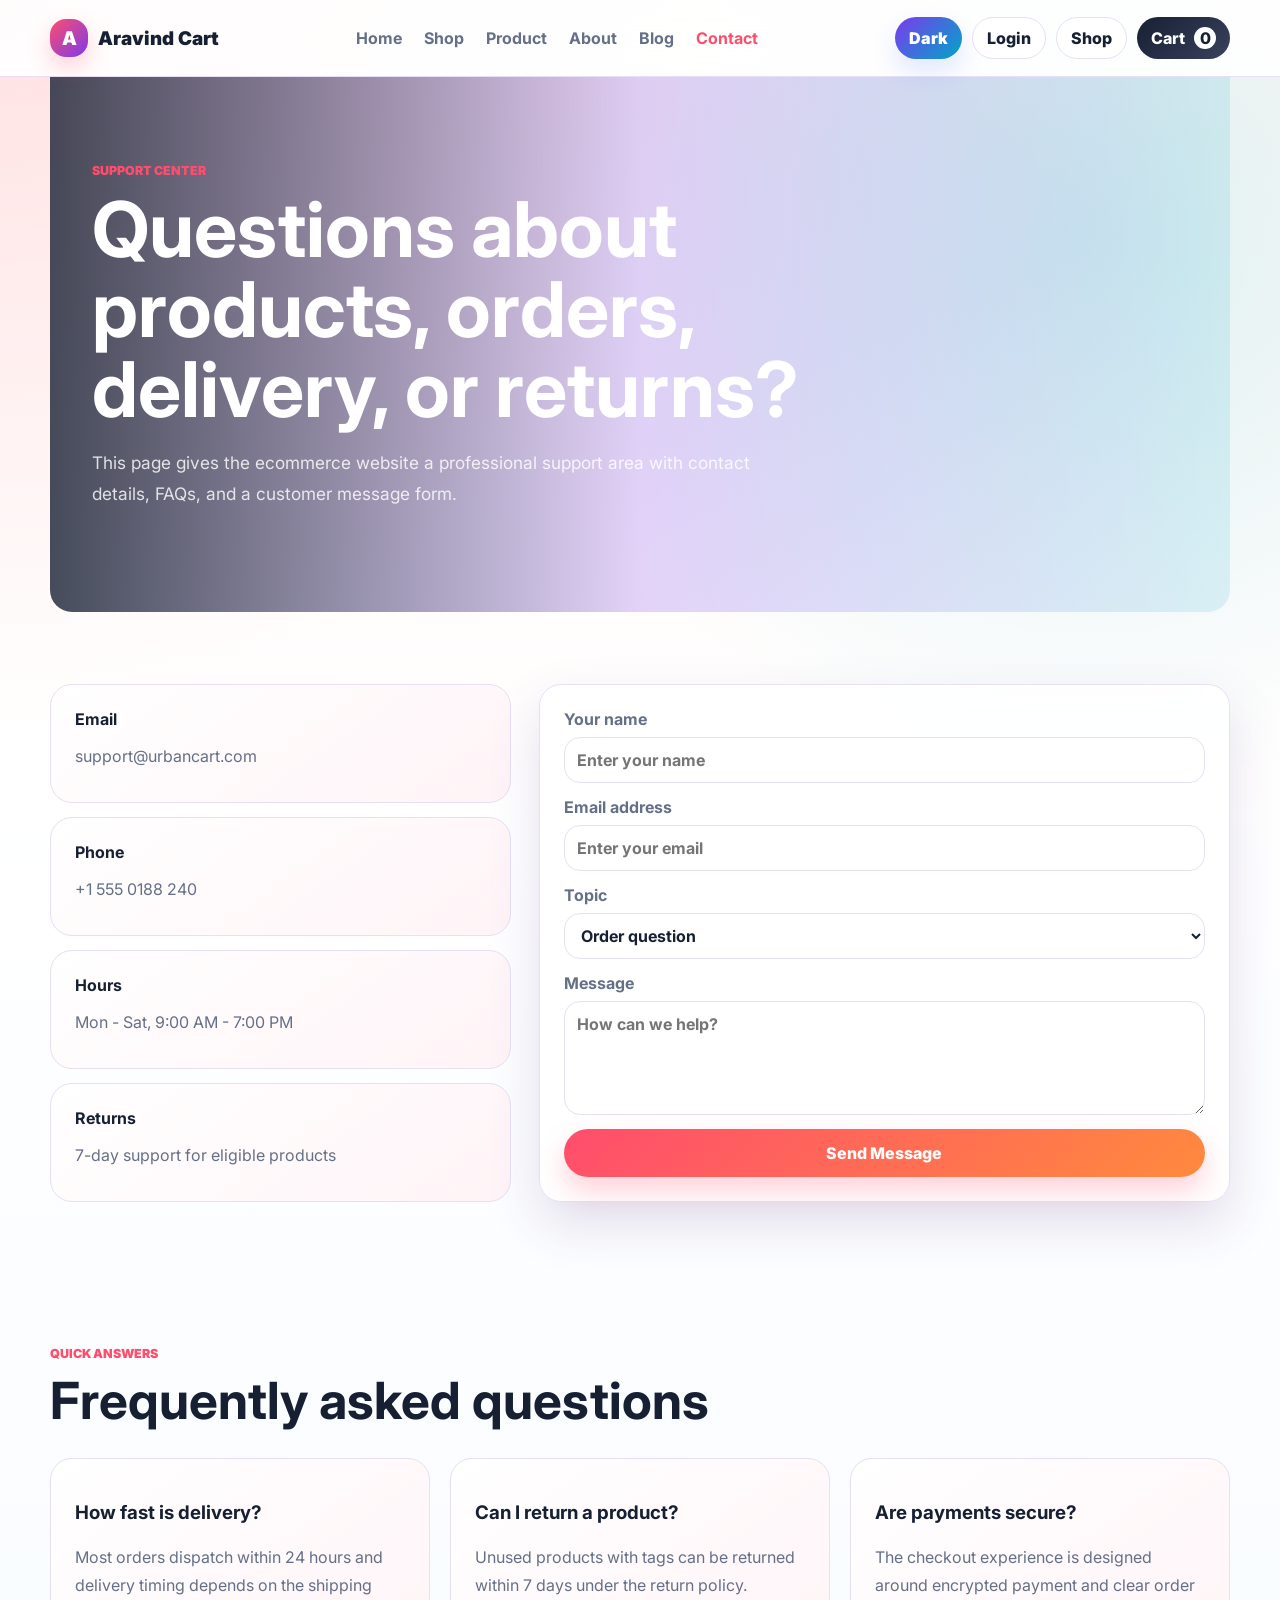
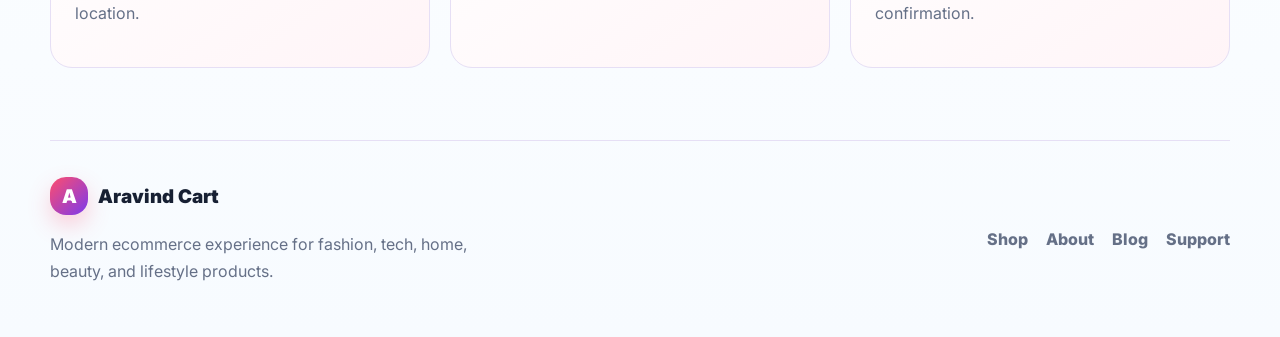
<file: contact.html>
<!DOCTYPE html>
<html lang="en">
<head>
  <meta charset="UTF-8">
  <meta name="viewport" content="width=device-width, initial-scale=1.0">
  <title>Contact | Aravind Cart</title>
  <link rel="preconnect" href="https://fonts.googleapis.com">
  <link rel="preconnect" href="https://fonts.gstatic.com" crossorigin>
  <link href="https://fonts.googleapis.com/css2?family=Inter:wght@400;500;600;700;800;900&display=swap" rel="stylesheet">
  <link rel="stylesheet" href="style.css">
</head>
<body>
  <header class="site-header">
    <nav class="navbar">
      <a class="brand" href="index.html"><span class="brand-mark">A</span><span>Aravind Cart</span></a>
      <button class="menu-toggle" aria-label="Open menu" aria-expanded="false"><span></span><span></span><span></span></button>
      <div class="nav-links"><a href="index.html">Home</a><a href="shop.html">Shop</a><a href="product.html">Product</a><a href="about.html">About</a><a href="blog.html">Blog</a><a href="contact.html" class="active">Contact</a></div>
      <div class="nav-actions"><button class="theme-toggle" type="button" aria-label="Switch to dark theme">Dark</button><a class="ghost-button small login-action" href="login.html">Login</a><a class="ghost-button small" href="shop.html">Shop</a><button class="cart-button">Cart <span id="cartCount">0</span></button></div>
    </nav>
  </header>

  <main>
    <section class="page-hero contact-hero">
      <p class="eyebrow">Support center</p>
      <h1>Questions about products, orders, delivery, or returns?</h1>
      <p class="lead">This page gives the ecommerce website a professional support area with contact details, FAQs, and a customer message form.</p>
    </section>

    <section class="section contact-layout">
      <div class="contact-cards">
        <article><strong>Email</strong><span>support@urbancart.com</span></article>
        <article><strong>Phone</strong><span>+1 555 0188 240</span></article>
        <article><strong>Hours</strong><span>Mon - Sat, 9:00 AM - 7:00 PM</span></article>
        <article><strong>Returns</strong><span>7-day support for eligible products</span></article>
      </div>

      <form class="contact-form">
        <label>Your name<input type="text" placeholder="Enter your name" required></label>
        <label>Email address<input type="email" placeholder="Enter your email" required></label>
        <label>Topic<select><option>Order question</option><option>Product information</option><option>Return or exchange</option><option>Partnership</option></select></label>
        <label>Message<textarea placeholder="How can we help?" rows="5" required></textarea></label>
        <button class="primary-button" type="submit">Send Message</button>
      </form>
    </section>

    <section class="section faq-section">
      <div class="section-heading"><p class="eyebrow">Quick answers</p><h2>Frequently asked questions</h2></div>
      <div class="details-grid">
        <article><h3>How fast is delivery?</h3><p>Most orders dispatch within 24 hours and delivery timing depends on the shipping location.</p></article>
        <article><h3>Can I return a product?</h3><p>Unused products with tags can be returned within 7 days under the return policy.</p></article>
        <article><h3>Are payments secure?</h3><p>The checkout experience is designed around encrypted payment and clear order confirmation.</p></article>
      </div>
    </section>
  </main>

  <footer class="footer"><div><a class="brand" href="index.html"><span class="brand-mark">A</span><span>Aravind Cart</span></a><p>Modern ecommerce experience for fashion, tech, home, beauty, and lifestyle products.</p></div><div class="footer-links"><a href="shop.html">Shop</a><a href="about.html">About</a><a href="blog.html">Blog</a><a href="contact.html">Support</a></div></footer>
  <script src="script.js"></script>
</body>
</html>
</file>
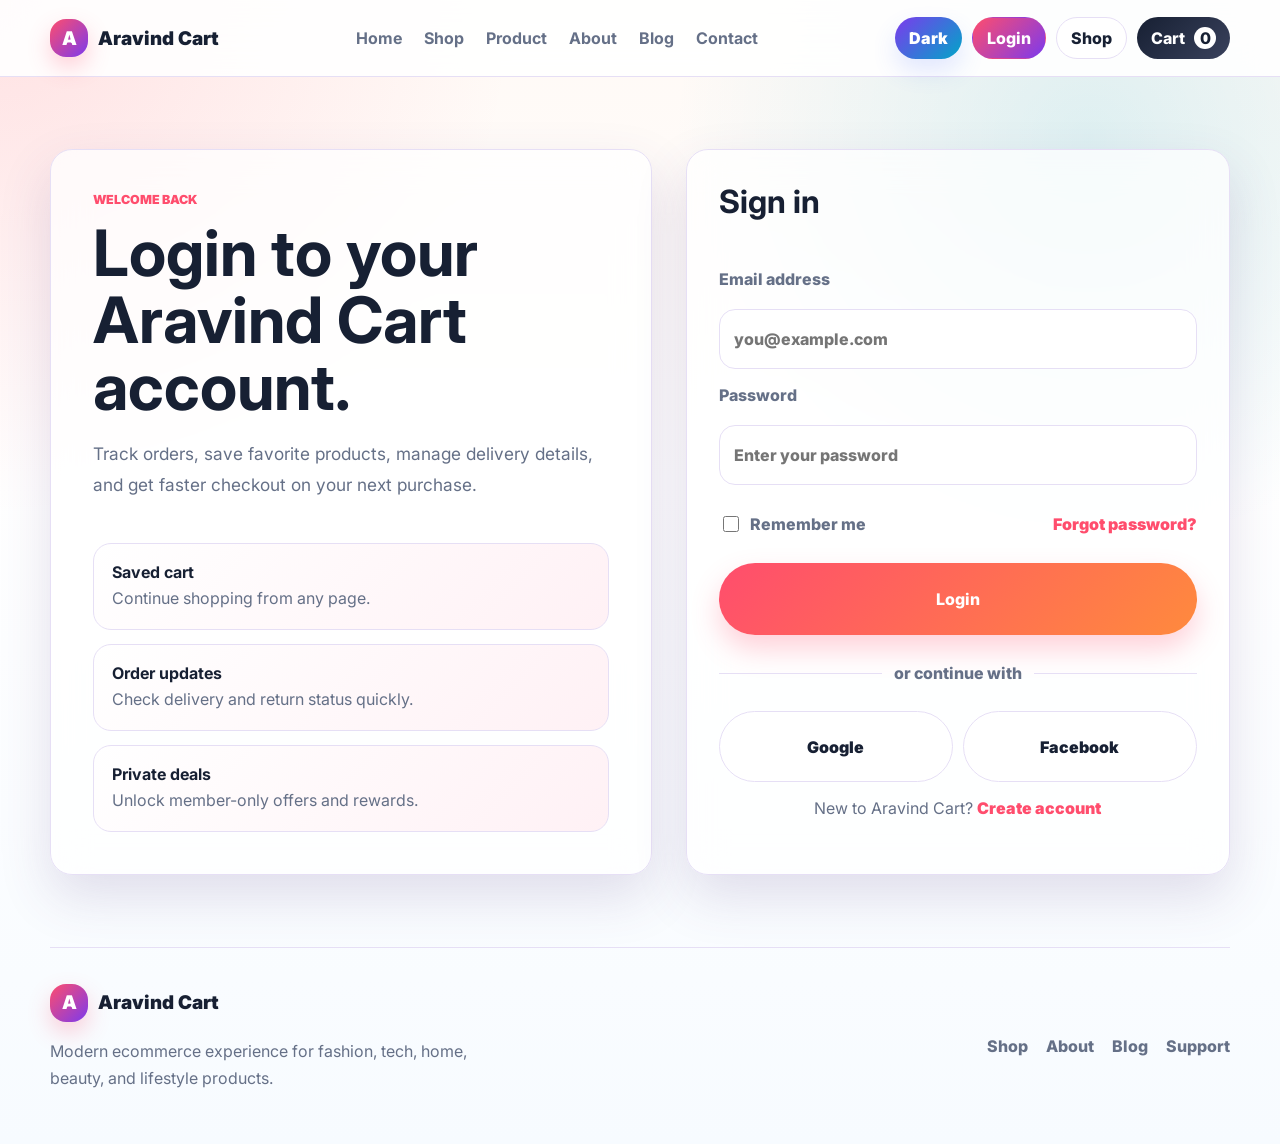
<file: login.html>
<!DOCTYPE html>
<html lang="en">
<head>
  <meta charset="UTF-8">
  <meta name="viewport" content="width=device-width, initial-scale=1.0">
  <title>Login | Aravind Cart</title>
  <link rel="preconnect" href="https://fonts.googleapis.com">
  <link rel="preconnect" href="https://fonts.gstatic.com" crossorigin>
  <link href="https://fonts.googleapis.com/css2?family=Inter:wght@400;500;600;700;800;900&display=swap" rel="stylesheet">
  <link rel="stylesheet" href="style.css">
</head>
<body>
  <header class="site-header">
    <nav class="navbar">
      <a class="brand" href="index.html"><span class="brand-mark">A</span><span>Aravind Cart</span></a>
      <button class="menu-toggle" aria-label="Open menu" aria-expanded="false"><span></span><span></span><span></span></button>
      <div class="nav-links"><a href="index.html">Home</a><a href="shop.html">Shop</a><a href="product.html">Product</a><a href="about.html">About</a><a href="blog.html">Blog</a><a href="contact.html">Contact</a></div>
      <div class="nav-actions"><button class="theme-toggle" type="button" aria-label="Switch to dark theme">Dark</button><a class="ghost-button small login-action active" href="login.html">Login</a><a class="ghost-button small" href="shop.html">Shop</a><button class="cart-button">Cart <span id="cartCount">0</span></button></div>
    </nav>
  </header>

  <main>
    <section class="login-section">
      <div class="login-panel">
        <div class="login-copy">
          <p class="eyebrow">Welcome back</p>
          <h1>Login to your Aravind Cart account.</h1>
          <p class="lead">Track orders, save favorite products, manage delivery details, and get faster checkout on your next purchase.</p>
          <div class="login-benefits">
            <div><strong>Saved cart</strong><span>Continue shopping from any page.</span></div>
            <div><strong>Order updates</strong><span>Check delivery and return status quickly.</span></div>
            <div><strong>Private deals</strong><span>Unlock member-only offers and rewards.</span></div>
          </div>
        </div>

        <form class="login-form">
          <h2>Sign in</h2>
          <label>Email address<input type="email" placeholder="you@example.com" required></label>
          <label>Password<input type="password" placeholder="Enter your password" required></label>
          <div class="form-row">
            <label class="check-label"><input type="checkbox"> Remember me</label>
            <a class="text-link" href="#">Forgot password?</a>
          </div>
          <button class="primary-button" type="submit">Login</button>
          <div class="divider"><span>or continue with</span></div>
          <div class="social-login">
            <button type="button">Google</button>
            <button type="button">Facebook</button>
          </div>
          <p class="signup-note">New to Aravind Cart? <a class="text-link" href="contact.html">Create account</a></p>
        </form>
      </div>
    </section>
  </main>

  <footer class="footer"><div><a class="brand" href="index.html"><span class="brand-mark">A</span><span>Aravind Cart</span></a><p>Modern ecommerce experience for fashion, tech, home, beauty, and lifestyle products.</p></div><div class="footer-links"><a href="shop.html">Shop</a><a href="about.html">About</a><a href="blog.html">Blog</a><a href="contact.html">Support</a></div></footer>
  <script src="script.js"></script>
</body>
</html>
</file>
<file: style.css>
:root {
  --ink: #172033;
  --muted: #657087;
  --line: #e6dff5;
  --paper: #ffffff;
  --soft: #fff7f2;
  --accent: #ff4d6d;
  --accent-dark: #d92d52;
  --green: #11a683;
  --gold: #f7b731;
  --blue: #4b6fff;
  --violet: #7c3aed;
  --cyan: #00a6c8;
  --shadow: 0 22px 52px rgba(90, 61, 130, 0.16);
  --glass: rgba(255, 255, 255, 0.72);
  --glass-strong: rgba(255, 255, 255, 0.86);
  --radius: 22px;
}

* { box-sizing: border-box; }
html { scroll-behavior: smooth; }
body {
  margin: 0;
  font-family: "Inter", Arial, sans-serif;
  color: var(--ink);
  background:
    radial-gradient(circle at top left, rgba(255, 77, 109, 0.14), transparent 30%),
    radial-gradient(circle at 85% 12%, rgba(0, 166, 200, 0.13), transparent 28%),
    linear-gradient(180deg, #fff9f5 0%, #ffffff 42%, #f7fbff 100%);
}

body.dark-theme {
  --ink: #f5f7fb;
  --muted: #b5bed0;
  --line: #30384f;
  --paper: #111827;
  --soft: #1b2435;
  --shadow: 0 22px 52px rgba(0, 0, 0, 0.32);
  --glass: rgba(24, 34, 53, 0.72);
  --glass-strong: rgba(24, 34, 53, 0.88);
  background:
    radial-gradient(circle at top left, rgba(255, 77, 109, 0.16), transparent 30%),
    radial-gradient(circle at 85% 12%, rgba(0, 166, 200, 0.16), transparent 28%),
    linear-gradient(180deg, #111827 0%, #172033 48%, #0f172a 100%);
}
img { display: block; width: 100%; }
a { color: inherit; text-decoration: none; }
button, input, select, textarea { font: inherit; }

.site-header {
  position: sticky;
  top: 0;
  z-index: 30;
  background: rgba(255, 255, 255, 0.9);
  border-bottom: 1px solid var(--line);
  backdrop-filter: blur(18px);
}
.navbar {
  width: min(1180px, calc(100% - 32px));
  min-height: 76px;
  margin: 0 auto;
  display: flex;
  align-items: center;
  justify-content: space-between;
  gap: 22px;
}
.brand {
  display: inline-flex;
  align-items: center;
  gap: 10px;
  font-weight: 900;
  font-size: 1.18rem;
}
.brand-mark {
  width: 38px;
  height: 38px;
  display: grid;
  place-items: center;
  border-radius: 16px;
  color: #fff;
  background: linear-gradient(135deg, var(--accent), var(--violet));
  box-shadow: 0 10px 22px rgba(255, 77, 109, 0.25);
}
.nav-links {
  display: flex;
  align-items: center;
  gap: 22px;
  color: var(--muted);
  font-weight: 700;
}
.nav-links a:hover, .nav-links .active { color: var(--accent); }
.nav-actions {
  display: flex;
  align-items: center;
  gap: 10px;
}
.menu-toggle, .cart-button, .add-cart, .theme-toggle {
  border: 0;
  cursor: pointer;
}
.menu-toggle {
  display: none;
  width: 42px;
  height: 42px;
  border-radius: 16px;
  background: var(--soft);
  padding: 10px;
}
.menu-toggle span {
  display: block;
  height: 2px;
  margin: 5px 0;
  background: var(--ink);
}
.cart-button {
  min-height: 42px;
  padding: 0 14px;
  border-radius: 999px;
  color: #fff;
  background: linear-gradient(135deg, var(--ink), #39415c);
  font-weight: 800;
}
.cart-button span {
  display: inline-grid;
  place-items: center;
  min-width: 22px;
  height: 22px;
  margin-left: 6px;
  border-radius: 999px;
  color: var(--ink);
  background: #fff;
}
.theme-toggle {
  min-height: 42px;
  padding: 0 14px;
  border-radius: 999px;
  color: #fff;
  background: linear-gradient(135deg, var(--violet), var(--cyan));
  font-weight: 900;
  box-shadow: 0 12px 24px rgba(75, 111, 255, 0.16);
}
.ghost-button, .primary-button, .secondary-button {
  min-height: 48px;
  display: inline-flex;
  align-items: center;
  justify-content: center;
  border-radius: 999px;
  padding: 0 20px;
  font-weight: 800;
  transition: transform 0.22s ease, box-shadow 0.22s ease, border-color 0.22s ease, background 0.22s ease;
}
.ghost-button {
  color: var(--ink);
  background: #fff;
  border: 1px solid var(--line);
}
.login-action.active,
.login-action:hover {
  color: #fff;
  background: linear-gradient(135deg, var(--accent), var(--violet));
  border-color: transparent;
}
body.dark-theme .site-header {
  background: rgba(17, 24, 39, 0.9);
}
body.dark-theme .nav-links {
  color: var(--muted);
}
body.dark-theme .ghost-button,
body.dark-theme .secondary-button,
body.dark-theme .filter-panel input,
body.dark-theme .filter-panel select,
body.dark-theme .shop-topbar select,
body.dark-theme .contact-form input,
body.dark-theme .contact-form select,
body.dark-theme .contact-form textarea,
body.dark-theme .login-form input {
  color: var(--ink);
  background: #182235;
}
.ghost-button.small { min-height: 42px; padding: 0 14px; }
.primary-button {
  color: #fff;
  background: linear-gradient(135deg, var(--accent), #ff8a3d);
  border: 1px solid var(--accent);
  box-shadow: 0 14px 28px rgba(255, 77, 109, 0.26);
}
.primary-button:hover {
  background: linear-gradient(135deg, var(--accent-dark), #ee6b24);
  transform: translateY(-3px);
  box-shadow: 0 18px 34px rgba(255, 77, 109, 0.34);
}
.secondary-button:hover,
.ghost-button:hover,
.theme-toggle:hover,
.cart-button:hover,
.add-cart:hover {
  transform: translateY(-3px);
  box-shadow: 0 16px 30px rgba(75, 111, 255, 0.18);
}
.primary-button.light {
  color: var(--ink);
  background: #fff;
  border-color: #fff;
  box-shadow: none;
}
.secondary-button {
  color: var(--ink);
  background: #fff;
  border: 1px solid #ffd0da;
  box-shadow: 0 10px 26px rgba(75, 111, 255, 0.08);
}
.wide-button { width: 100%; margin: 20px 0; border: 0; cursor: pointer; }

.hero, .section, .page-hero, .product-detail, .split-section, .footer {
  width: min(1180px, calc(100% - 32px));
  margin: 0 auto;
}
.hero {
  min-height: calc(100vh - 76px);
  padding: 64px 0 48px;
  display: grid;
  grid-template-columns: 1.02fr 0.98fr;
  align-items: center;
  gap: 54px;
}
.hero-copy-block {
  padding: 34px;
  border: 1px solid rgba(255, 255, 255, 0.58);
  border-radius: var(--radius);
  background: var(--glass);
  box-shadow: var(--shadow);
  backdrop-filter: blur(18px);
}
body.dark-theme .hero-copy-block {
  border-color: rgba(255, 255, 255, 0.1);
}
.eyebrow {
  margin: 0 0 12px;
  color: var(--accent);
  font-size: 0.78rem;
  font-weight: 900;
  letter-spacing: 0;
  text-transform: uppercase;
}
h1, h2, h3, p { overflow-wrap: anywhere; }
.hero h1, .page-hero h1 {
  margin: 0;
  max-width: 820px;
  font-size: clamp(2.5rem, 6vw, 5.2rem);
  line-height: 1.04;
  letter-spacing: 0;
}
.section-heading h2, .deal-band h2, .split-content h2, .product-summary h1 {
  margin: 0;
  font-size: clamp(2rem, 4vw, 3.45rem);
  line-height: 1.06;
  letter-spacing: 0;
}
.lead {
  max-width: 680px;
  color: var(--muted);
  font-size: 1.08rem;
  line-height: 1.8;
}
.hero-actions, .hero-stats {
  display: flex;
  align-items: center;
  flex-wrap: wrap;
  gap: 14px;
}
.hero-stats {
  margin-top: 34px;
  gap: 34px;
}
.hero-stats div { display: grid; gap: 4px; }
.hero-stats strong { font-size: 1.55rem; }
.hero-stats span { color: var(--muted); font-size: 0.92rem; }
.hero-media {
  position: relative;
  min-height: 540px;
}
.hero-media img {
  height: 540px;
  object-fit: cover;
  border-radius: var(--radius);
  box-shadow: var(--shadow);
}
.promo-card {
  position: absolute;
  right: -18px;
  bottom: 34px;
  width: 180px;
  min-height: 128px;
  display: grid;
  place-items: center;
  text-align: center;
  padding: 18px;
  border-radius: 20px;
  color: #fff;
  background: linear-gradient(145deg, #172033, #7c3aed);
  box-shadow: var(--shadow);
}
.promo-card span { color: rgba(255, 255, 255, 0.75); font-weight: 700; }
.promo-card strong { font-size: 1.6rem; }

.service-strip {
  width: min(1180px, calc(100% - 32px));
  margin: 10px auto 34px;
  padding: 22px;
  display: grid;
  grid-template-columns: repeat(4, 1fr);
  gap: 18px;
  border: 1px solid var(--line);
  border-radius: var(--radius);
  background: var(--glass-strong);
  box-shadow: 0 14px 36px rgba(75, 111, 255, 0.08);
  backdrop-filter: blur(18px);
}
body.dark-theme .service-strip,
body.dark-theme .product-card,
body.dark-theme .blog-card {
  background: #182235;
}
.service-strip div, .info-list div, .contact-cards article, .metric-grid div {
  display: grid;
  gap: 5px;
}
.service-strip span, .info-list span, .metric-grid span, .contact-cards span {
  color: var(--muted);
  line-height: 1.55;
}
.service-strip div {
  padding: 14px;
  border-radius: 16px;
  background: linear-gradient(135deg, #ffffff, #fff0f4);
}
body.dark-theme .service-strip div {
  background: linear-gradient(135deg, #202b41, #2a2344);
}

.section { padding: 72px 0; }
.section-heading { max-width: 700px; margin-bottom: 30px; }
.section-heading.wide {
  max-width: none;
  display: flex;
  align-items: end;
  justify-content: space-between;
  gap: 24px;
}
.section-heading.wide p:last-child {
  max-width: 500px;
  margin: 0;
  color: var(--muted);
  line-height: 1.7;
}
.text-link {
  color: var(--accent);
  font-weight: 900;
}

.category-grid, .product-grid, .review-grid, .details-grid, .metric-grid {
  display: grid;
  gap: 20px;
}
.category-grid { grid-template-columns: repeat(4, 1fr); }
.category-card {
  min-height: 230px;
  display: flex;
  flex-direction: column;
  justify-content: flex-end;
  gap: 8px;
  padding: 22px;
  border-radius: var(--radius);
  color: #fff;
  background-size: cover;
  background-position: center;
  position: relative;
  overflow: hidden;
  isolation: isolate;
}
.category-card::before {
  content: "";
  position: absolute;
  inset: 0;
  z-index: -1;
  background: linear-gradient(to top, rgba(23,32,51,0.78), rgba(124,58,237,0.12));
}
.category-card span { font-size: 1.25rem; font-weight: 900; }
.category-card strong { line-height: 1.5; }
.fashion { background-image: url("https://images.unsplash.com/photo-1483985988355-763728e1935b?auto=format&fit=crop&w=800&q=80"); }
.tech { background-image: url("https://images.unsplash.com/photo-1516321318423-f06f85e504b3?auto=format&fit=crop&w=800&q=80"); }
.home { background-image: url("https://images.unsplash.com/photo-1555041469-a586c61ea9bc?auto=format&fit=crop&w=800&q=80"); }
.beauty { background-image: url("https://images.unsplash.com/photo-1596462502278-27bfdc403348?auto=format&fit=crop&w=800&q=80"); }

.deal-band {
  width: min(1180px, calc(100% - 32px));
  margin: 28px auto;
  padding: 42px;
  display: grid;
  grid-template-columns: 1fr auto auto;
  align-items: center;
  gap: 28px;
  border-radius: var(--radius);
  color: #fff;
  background: linear-gradient(120deg, #172033, #7c3aed 48%, #00a6c8);
  box-shadow: 0 24px 54px rgba(124, 58, 237, 0.22);
}
.deal-band p:not(.eyebrow) {
  max-width: 620px;
  color: rgba(255,255,255,0.78);
  line-height: 1.7;
}
.timer { display: flex; gap: 10px; }
.timer span {
  width: 82px;
  height: 82px;
  display: grid;
  place-items: center;
  border-radius: 18px;
  background: rgba(255,255,255,0.13);
  color: #fff;
  font-size: 0.78rem;
  font-weight: 800;
}
.timer strong { display: block; font-size: 1.5rem; }

.product-grid { grid-template-columns: repeat(3, 1fr); }
.shop-grid { grid-template-columns: repeat(2, 1fr); }
.product-card {
  overflow: hidden;
  border: 1px solid var(--line);
  border-radius: var(--radius);
  background: linear-gradient(180deg, #ffffff, #fffafb);
  transition: transform 0.22s ease, box-shadow 0.22s ease, border-color 0.22s ease;
}
body.dark-theme .product-card {
  background: linear-gradient(180deg, #182235, #1f293f);
}
.product-card:hover {
  transform: translateY(-8px);
  box-shadow: var(--shadow);
  border-color: rgba(255, 77, 109, 0.34);
}
.product-card img {
  height: 260px;
  object-fit: cover;
}
.product-info { padding: 20px; }
.product-type {
  color: var(--violet);
  font-size: 0.78rem;
  font-weight: 900;
  text-transform: uppercase;
}
.product-info h3 { margin: 8px 0; font-size: 1.2rem; }
.product-info p {
  min-height: 52px;
  margin: 0 0 18px;
  color: var(--muted);
  line-height: 1.6;
}
.product-footer {
  display: flex;
  align-items: center;
  justify-content: space-between;
}
.product-footer strong { font-size: 1.35rem; }
.add-cart {
  min-width: 76px;
  min-height: 40px;
  border-radius: 999px;
  color: #fff;
  background: linear-gradient(135deg, var(--blue), var(--violet));
  font-weight: 900;
  transition: transform 0.22s ease, box-shadow 0.22s ease, background 0.22s ease;
}
.add-cart.added { background: linear-gradient(135deg, var(--green), #18c29c); }

.split-section {
  padding: 36px 0;
  display: grid;
  grid-template-columns: 0.95fr 1.05fr;
  gap: 48px;
  align-items: center;
}
.split-image img {
  height: 520px;
  object-fit: cover;
  border-radius: var(--radius);
}
.split-content p:not(.eyebrow), .review-card p, .details-grid p, .blog-card p {
  color: var(--muted);
  line-height: 1.75;
}
.info-list {
  margin-top: 24px;
  display: grid;
  gap: 14px;
}
.info-list div {
  padding: 18px;
  border: 1px solid var(--line);
  border-radius: 18px;
  background: linear-gradient(135deg, #ffffff, #f2fbff);
}
body.dark-theme .info-list div,
body.dark-theme .review-card,
body.dark-theme .details-grid article,
body.dark-theme .metric-grid div,
body.dark-theme .filter-panel,
body.dark-theme .contact-cards article,
body.dark-theme .contact-form,
body.dark-theme .login-form,
body.dark-theme .login-benefits div {
  background: linear-gradient(145deg, #182235, #23243d);
}
.info-list.compact div { padding: 14px; }

.review-grid, .details-grid, .metric-grid { grid-template-columns: repeat(3, 1fr); }
.review-card, .details-grid article, .metric-grid div, .filter-panel, .contact-cards article {
  padding: 24px;
  border: 1px solid var(--line);
  border-radius: var(--radius);
  background: linear-gradient(145deg, #ffffff, #fff4f7);
}
.stars { color: var(--gold); font-weight: 900; }

.page-hero {
  min-height: 440px;
  padding: 86px 42px;
  display: flex;
  flex-direction: column;
  justify-content: flex-end;
  border-radius: 0 0 var(--radius) var(--radius);
  color: #fff;
  background-size: cover;
  background-position: center;
  position: relative;
  isolation: isolate;
}
.page-hero::before {
  content: "";
  position: absolute;
  inset: 0;
  z-index: -1;
  background: linear-gradient(90deg, rgba(23,32,51,0.8), rgba(124,58,237,0.22), rgba(0,166,200,0.12));
  border-radius: inherit;
}
.page-hero .lead { color: rgba(255,255,255,0.82); }
.shop-hero { background-image: url("https://images.unsplash.com/photo-1607083206968-13611e3d76db?auto=format&fit=crop&w=1400&q=80"); }
.about-hero { background-image: url("https://images.unsplash.com/photo-1556742031-c6961e8560b0?auto=format&fit=crop&w=1400&q=80"); }
.blog-hero { background-image: url("https://images.unsplash.com/photo-1511556820780-d912e42b4980?auto=format&fit=crop&w=1400&q=80"); }
.contact-hero { background-image: url("https://images.unsplash.com/photo-1556745757-8d76bdb6984b?auto=format&fit=crop&w=1400&q=80"); }

.shop-layout {
  display: grid;
  grid-template-columns: 280px 1fr;
  gap: 28px;
  align-items: start;
}
.filter-panel {
  position: sticky;
  top: 96px;
  display: grid;
  gap: 16px;
}
.filter-panel h2 { margin: 0; }
.filter-panel label, .contact-form label {
  display: grid;
  gap: 8px;
  color: var(--muted);
  font-weight: 700;
}
.filter-panel input, .filter-panel select, .shop-topbar select, .contact-form input, .contact-form select, .contact-form textarea {
  width: 100%;
  min-height: 46px;
  padding: 0 12px;
  border: 1px solid var(--line);
  border-radius: 16px;
  background: #fff;
  color: var(--ink);
  outline: none;
}
.contact-form textarea { padding-top: 12px; resize: vertical; }
.filter-tags {
  display: flex;
  flex-wrap: wrap;
  gap: 8px;
}
.filter-tags span {
  padding: 8px 10px;
  border-radius: 999px;
  background: linear-gradient(135deg, #ffffff, #fff1f5);
  border: 1px solid var(--line);
  font-weight: 800;
  font-size: 0.85rem;
}
body.dark-theme .filter-tags span {
  background: #202b41;
}
.shop-topbar {
  margin-bottom: 18px;
  display: flex;
  justify-content: space-between;
  align-items: center;
  gap: 18px;
}
.shop-topbar p { margin: 0; color: var(--muted); }

.product-detail {
  padding: 72px 0;
  display: grid;
  grid-template-columns: 1fr 0.9fr;
  gap: 48px;
  align-items: start;
}
.product-gallery,
.product-summary {
  padding: 22px;
  border: 1px solid var(--line);
  border-radius: var(--radius);
  background: var(--glass);
  box-shadow: var(--shadow);
  backdrop-filter: blur(18px);
}
.main-product-image {
  height: 620px;
  object-fit: cover;
  border-radius: 18px;
}
.thumb-grid {
  margin-top: 14px;
  display: grid;
  grid-template-columns: repeat(3, 1fr);
  gap: 14px;
}
.thumb-grid img {
  height: 130px;
  object-fit: cover;
  border-radius: 16px;
}
.rating-line {
  display: flex;
  flex-wrap: wrap;
  gap: 10px;
  margin: 16px 0;
}
.rating-line span {
  padding: 8px 10px;
  border-radius: 999px;
  background: var(--soft);
  color: var(--muted);
  font-weight: 800;
}
.price {
  margin: 18px 0;
  font-size: 2rem;
  font-weight: 900;
}
.price small {
  color: var(--muted);
  text-decoration: line-through;
  font-size: 1.1rem;
}
.option-row {
  display: flex;
  align-items: center;
  flex-wrap: wrap;
  gap: 10px;
  margin: 14px 0;
}
.option-row span {
  min-width: 52px;
  color: var(--muted);
  font-weight: 800;
}
.option-row button {
  width: 42px;
  height: 42px;
  border: 1px solid var(--line);
  border-radius: 14px;
  background: #fff;
  cursor: pointer;
  font-weight: 800;
}
.option-row button.selected { color: #fff; background: var(--ink); border-color: var(--ink); }
.option-row .swatch { border-radius: 999px; }
.orange { background: #f06a25 !important; }
.black { background: #151515 !important; }
.white { background: #fff !important; }

.metric-grid { grid-template-columns: repeat(4, 1fr); }
.metric-grid strong { font-size: 2.3rem; }

.blog-grid {
  display: grid;
  gap: 24px;
}
.blog-card {
  display: grid;
  grid-template-columns: 0.72fr 1fr;
  gap: 24px;
  align-items: center;
  padding: 20px;
  border: 1px solid var(--line);
  border-radius: var(--radius);
  background: var(--glass);
  box-shadow: var(--shadow);
  backdrop-filter: blur(18px);
}
.blog-card img {
  height: 280px;
  object-fit: cover;
  border-radius: 18px;
}
.blog-card span {
  color: var(--blue);
  font-size: 0.8rem;
  font-weight: 900;
  text-transform: uppercase;
}
.blog-card h2 { margin: 8px 0; font-size: clamp(1.5rem, 3vw, 2.4rem); }

.contact-layout {
  display: grid;
  grid-template-columns: 0.8fr 1.2fr;
  gap: 28px;
}
.contact-cards, .contact-form {
  display: grid;
  gap: 14px;
}
.contact-form {
  padding: 24px;
  border: 1px solid var(--line);
  border-radius: var(--radius);
  background: var(--glass);
  box-shadow: var(--shadow);
  backdrop-filter: blur(18px);
}
.contact-form .primary-button {
  border: 0;
  cursor: pointer;
}

.login-section {
  width: min(1180px, calc(100% - 32px));
  min-height: calc(100vh - 76px);
  margin: 0 auto;
  padding: 72px 0;
  display: grid;
  align-items: center;
}
.login-panel {
  display: grid;
  grid-template-columns: 1.05fr 0.95fr;
  gap: 34px;
  align-items: stretch;
}
.login-copy,
.login-form {
  border: 1px solid var(--line);
  border-radius: var(--radius);
  background: var(--glass);
  box-shadow: var(--shadow);
  backdrop-filter: blur(18px);
}
.login-copy {
  padding: 42px;
  display: flex;
  flex-direction: column;
  justify-content: center;
}
.login-copy h1 {
  margin: 0;
  font-size: clamp(2.3rem, 5vw, 4.5rem);
  line-height: 1.05;
}
.login-benefits {
  display: grid;
  gap: 14px;
  margin-top: 26px;
}
.login-benefits div {
  padding: 18px;
  border: 1px solid var(--line);
  border-radius: 18px;
  background: linear-gradient(135deg, #ffffff, #fff1f5);
}
.login-benefits span {
  display: block;
  margin-top: 4px;
  color: var(--muted);
  line-height: 1.55;
}
.login-form {
  padding: 32px;
  display: grid;
  gap: 16px;
}
.login-form h2 {
  margin: 0 0 8px;
  font-size: 2rem;
}
.login-form label {
  display: grid;
  gap: 8px;
  color: var(--muted);
  font-weight: 800;
}
.login-form input {
  width: 100%;
  min-height: 48px;
  padding: 0 14px;
  border: 1px solid var(--line);
  border-radius: 16px;
  background: #fff;
  color: var(--ink);
  outline: none;
}
.form-row {
  display: flex;
  align-items: center;
  justify-content: space-between;
  gap: 14px;
  flex-wrap: wrap;
}
.check-label {
  display: flex !important;
  grid-template-columns: none;
  align-items: center;
  gap: 8px !important;
}
.check-label input {
  width: 16px;
  min-height: 16px;
}
.login-form .primary-button {
  border: 0;
  cursor: pointer;
}
.divider {
  display: flex;
  align-items: center;
  gap: 12px;
  color: var(--muted);
  font-weight: 800;
}
.divider::before,
.divider::after {
  content: "";
  height: 1px;
  flex: 1;
  background: var(--line);
}
.social-login {
  display: grid;
  grid-template-columns: 1fr 1fr;
  gap: 10px;
}
.social-login button {
  min-height: 46px;
  border: 1px solid var(--line);
  border-radius: 999px;
  color: var(--ink);
  background: var(--glass-strong);
  cursor: pointer;
  font-weight: 900;
  transition: transform 0.22s ease, box-shadow 0.22s ease;
}
.social-login button:hover {
  transform: translateY(-3px);
  box-shadow: 0 16px 30px rgba(75, 111, 255, 0.18);
}
.signup-note {
  margin: 0;
  color: var(--muted);
  text-align: center;
}

.footer {
  padding: 36px 0;
  display: flex;
  align-items: center;
  justify-content: space-between;
  gap: 24px;
  border-top: 1px solid var(--line);
}
.footer p {
  max-width: 470px;
  color: var(--muted);
  line-height: 1.7;
}
.footer-links {
  display: flex;
  gap: 18px;
  color: var(--muted);
  font-weight: 800;
}

@media (max-width: 980px) {
  .nav-links {
    position: absolute;
    top: 76px;
    left: 16px;
    right: 16px;
    display: none;
    flex-direction: column;
    align-items: stretch;
    padding: 18px;
    border: 1px solid var(--line);
    border-radius: var(--radius);
    background: var(--glass-strong);
    box-shadow: var(--shadow);
    backdrop-filter: blur(18px);
  }
  .nav-links.open { display: flex; }
  .menu-toggle { display: block; }
  .hero, .deal-band, .split-section, .shop-layout, .product-detail, .contact-layout, .login-panel { grid-template-columns: 1fr; }
  .hero { min-height: auto; padding-top: 44px; }
  .hero-media, .hero-media img { min-height: 420px; height: 420px; }
  .service-strip, .category-grid, .product-grid, .shop-grid, .review-grid, .details-grid, .metric-grid { grid-template-columns: repeat(2, 1fr); }
  .section-heading.wide { display: block; }
  .filter-panel { position: static; }
}

@media (max-width: 640px) {
  .navbar { min-height: 68px; }
  .brand { font-size: 1rem; }
  .brand-mark { width: 34px; height: 34px; }
  .nav-actions .ghost-button:not(.login-action) { display: none; }
  .theme-toggle { min-width: 64px; padding: 0 10px; }
  .nav-links { top: 68px; }
  .hero h1, .page-hero h1 { font-size: 2.35rem; }
  .page-hero { min-height: 390px; padding: 56px 22px; }
  .service-strip, .category-grid, .product-grid, .shop-grid, .review-grid, .details-grid, .metric-grid { grid-template-columns: 1fr; }
  .deal-band { padding: 26px; }
  .timer { width: 100%; }
  .timer span { flex: 1; width: auto; }
  .hero-media, .hero-media img, .split-image img, .main-product-image { height: 360px; min-height: 360px; }
  .promo-card { right: 12px; width: 150px; }
  .blog-card { grid-template-columns: 1fr; }
  .blog-card img { height: 220px; }
  .shop-topbar, .footer, .footer-links { flex-direction: column; align-items: stretch; }
  .login-copy, .login-form { padding: 24px; }
  .social-login { grid-template-columns: 1fr; }
  .footer { align-items: flex-start; }
}
</file>
